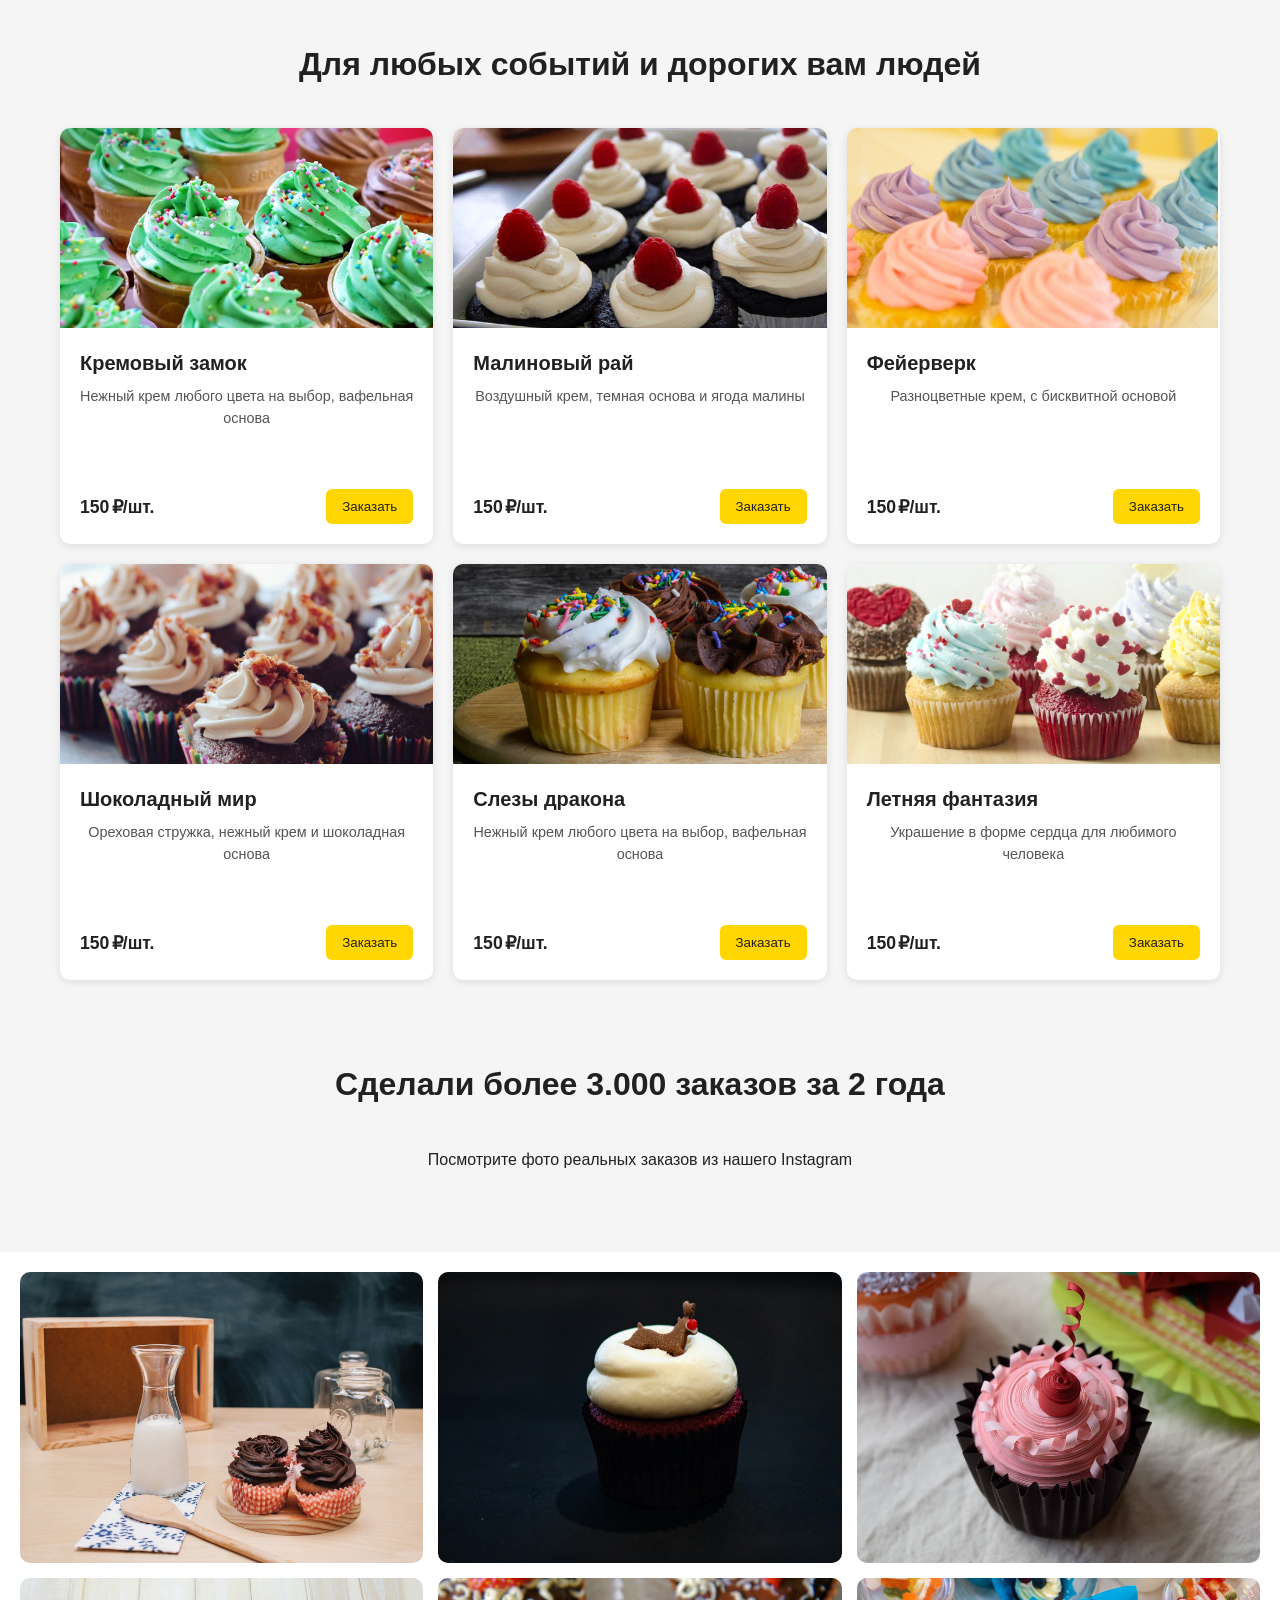
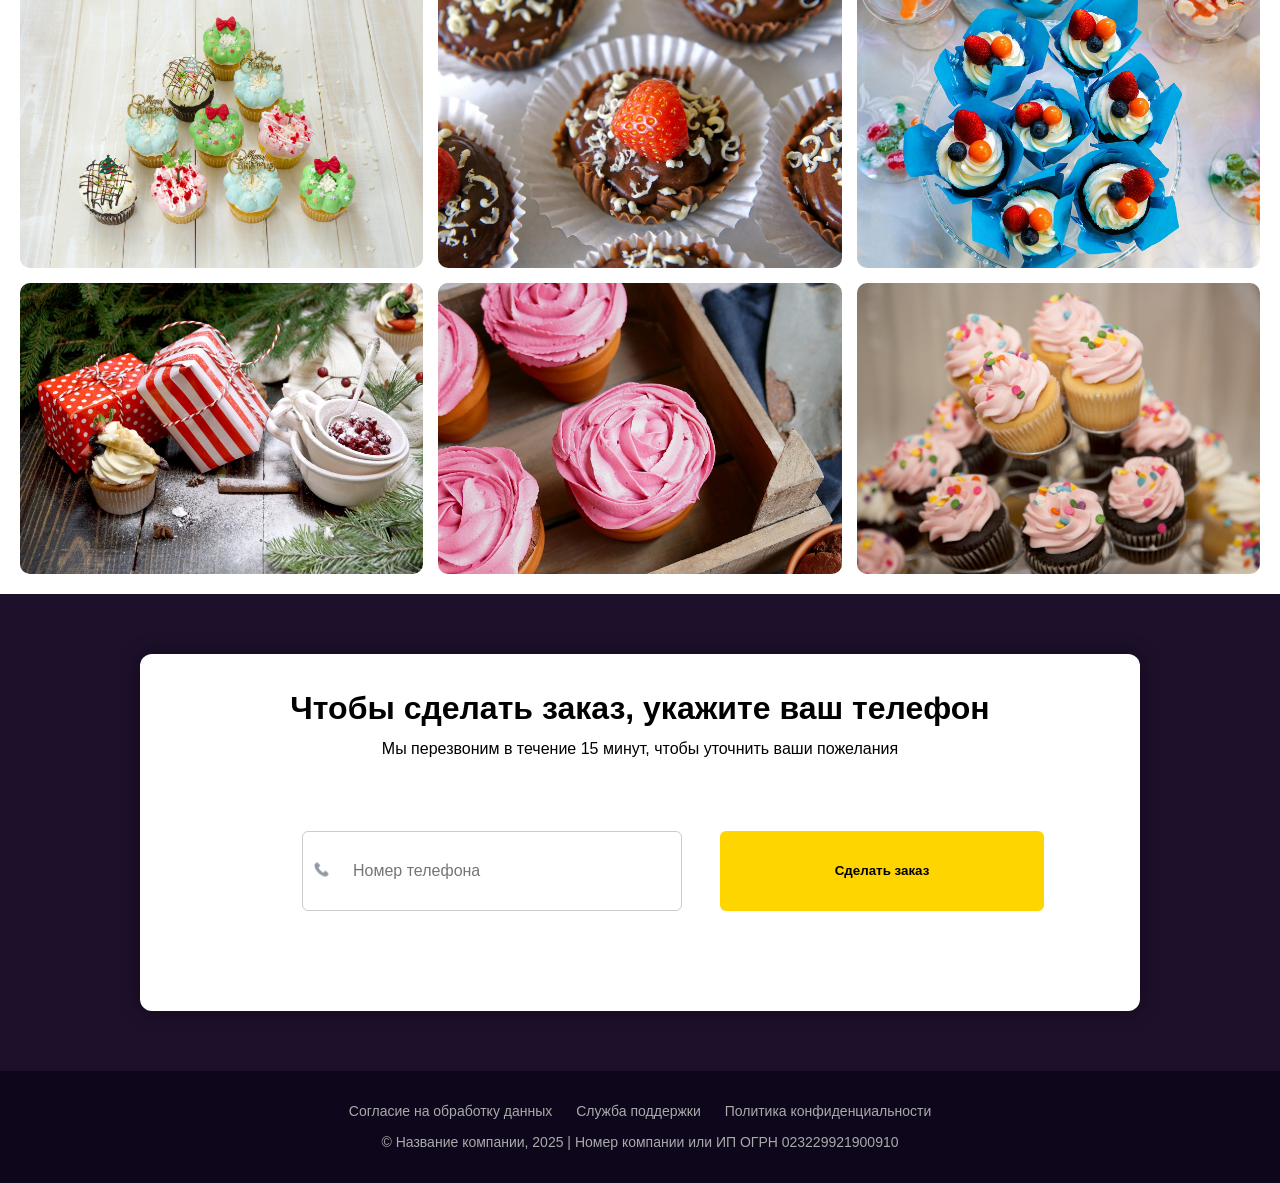
<file: ДЗ-1/index.html>
<!DOCTYPE html>
<head>
  <meta charset="UTF-8" />
  <meta name="viewport" content="width=device-width, initial-scale=1.0"/>
  <link rel="stylesheet" type="text/css" href="style.css" />
  <title>Для любых событий и дорогих вам людей</title>

</head>
<body>

  <div class="wrapper">
    <h1>Для любых событий и дорогих вам людей</h1>
    <div class="cards">

      <!-- Карточка 1 -->
      <div class="card">
        <img src="images/cream_castle.jpg" alt="Кремовый замок">
        <div class="card-content">
          <div class="info">
            <h3>Кремовый замок</h3>
            <p>Нежный крем любого цвета на выбор, вафельная основа</p>
          </div>
          <div class="card-footer">
            <span class="price">150 ₽/шт.</span>
            <button class="btn">Заказать</button>
          </div>
        </div>
      </div>

      <div class="card">
        <img src="images/4.jpg" alt="Малиновый рай">
        <div class="card-content">
          <div class="info">
            <h3>Малиновый рай</h3>
            <p>Воздушный крем, темная основа и ягода малины</p>
          </div>
          <div class="card-footer">
            <span class="price">150 ₽/шт.</span>
            <button class="btn">Заказать</button>
          </div>
        </div>
      </div>

      <div class="card">
        <img src="images/5.jpg" alt="Фейерверк">
        <div class="card-content">
          <div class="info">
            <h3>Фейерверк</h3>
            <p>Разноцветные крем, с бисквитной основой</p>
          </div>
          <div class="card-footer">
            <span class="price">150 ₽/шт.</span>
            <button class="btn">Заказать</button>
          </div>
        </div>
      </div>

      <div class="card">
        <img src="images/2.jpg" alt="Шоколадный мир">
        <div class="card-content">
          <div class="info">
            <h3>Шоколадный мир</h3>
            <p>Ореховая стружка, нежный крем и шоколадная основа</p>
          </div>
          <div class="card-footer">
            <span class="price">150 ₽/шт.</span>
            <button class="btn">Заказать</button>
          </div>
        </div>
      </div>


      <div class="card">
        <img src="images/3.jpg" alt="Слезы дракона">
        
        <div class="card-content">
          <div class="info">
            <h3>Слезы дракона</h3>
            <p>Нежный крем любого цвета на выбор, вафельная основа</p>
          </div>
          <div class="card-footer">
            <span class="price">150 ₽/шт.</span>
            <button class="btn">Заказать</button>
          </div>
        </div>
      </div>


      <div class="card">
        <img src="images/1.jpg" alt="Летняя фантазия">
        <div class="card-content">
          <div class="info">
            <h3>Летняя фантазия</h3>
            <p>Украшение в форме сердца для любимого человека</p>
          </div>
          <div class="card-footer">
            <span class="price">150 ₽/шт.</span>
            <button class="btn">Заказать</button>
          </div>
        </div>
      </div>



    </div>
  </div>
  <div class="wrapper">
    <h1>Сделали более 3.000 заказов за 2 года</h1>
    <p>Посмотрите фото реальных заказов из нашего Instagram</p>
  </div>
  </header>
  <section class="gallery">
    <div class="gallery-grid">
      <img src="images/gallery/1.jpg" alt="Капкейки 1">
      <img src="images/gallery/2.jpg" alt="Капкейки 2">
      <img src="images/gallery/3.jpg" alt="Капкейки 3">
      <img src="images/gallery/4.jpg" alt="Капкейки 4">
      <img src="images/gallery/5.jpg" alt="Капкейки 5">
      <img src="images/gallery/6.jpg" alt="Капкейки 6">
      <img src="images/gallery/7.jpg" alt="Капкейки 7">
      <img src="images/gallery/8.jpg" alt="Капкейки 8">
      <img src="images/gallery/9.jpg" alt="Капкейки 9">
    </div>
  </section>

  <section class="order">
    <div class="order-box">
      <h2 >Чтобы сделать заказ, укажите ваш телефон</h2>
      <p>Мы перезвоним в течение 15 минут, чтобы уточнить ваши пожелания</p>
      <form>
        <div class="input-with-icon">
          <span class="icon"><img src="images/Vector.png" alt=""></span>
          <input type="tel" placeholder="Номер телефона" required>
        </div>
        <button type="submit">Сделать заказ</button>
        
      </form>
    </div>
  </section>

  <footer class="site-footer">
    <div class="footer-links">
      <a href="#">Согласие на обработку данных</a>
      <a href="#">Служба поддержки</a>
      <a href="#">Политика конфиденциальности</a>
    </div>
    <p>© Название компании, 2025 | Номер компании или ИП ОГРН 023229921900910</p>
  </footer>
  

</body>
</html>
</file>
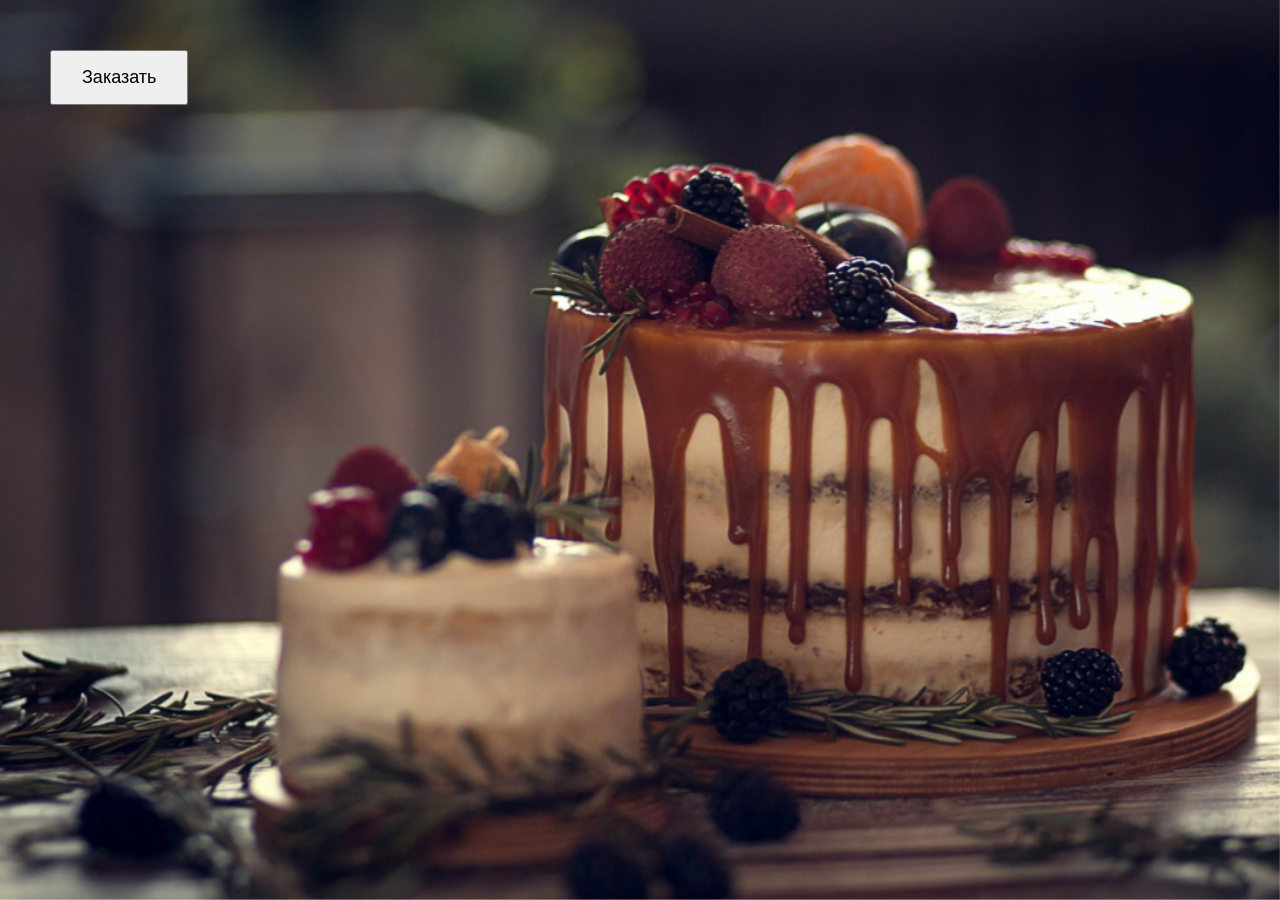
<file: Дз2 торты/index.html>
<!DOCTYPE html>
<html lang="ru">
<head>
  <meta charset="UTF-8">
  <title>Торты на заказ</title>
  <link rel="stylesheet" href="styles.css">
</head>
<body>
  <main>
    <button class="order-btn">Заказать</button>
  <div class="cake-card">
    <img src="tort.jpg" class="fullscreen-img">
  </div>
  </main>

  <div class="modal-overlay hidden">
    <div class="modal">
      <button class="close-btn">&times;</button>
      <h2><strong>Чтобы сделать заказ, расскажите нам о себе</strong></h2>
      <p>Мы перезвоним Вам в удобное время, чтобы уточнить ваши пожелания</p>

      <form id="orderForm">
        <div class="form-grid">
          <input type="text" placeholder="Имя" name="name" required>
          <input type="tel" placeholder="Телефон" name="phone" required>
          <input type="email" placeholder="Email" name="email">
          <input type="text" placeholder="Удобное время" name="time">
        </div>

        <label class="checkbox">
          <input type="checkbox" id="consent"> Согласен с обработкой персональных данных
        </label>

        <button type="submit" class="submit-btn" disabled>Сделать заказ</button>
      </form>
    </div>
  </div>

  <script src="script.js"></script>
</body>
</html>
</file>
<file: ДЗ-1/style.css>
body {
    font-family: Arial, sans-serif;
    background-color: #f5f5f5;
    color: #212121;
    line-height: 1.5;
  }

    * {
    box-sizing: border-box;
    margin: 0;
    padding: 0;
  }

  .header {
    text-align: center;
    padding: 50px 20px;
    background: #fff;
    color: #000;
  }
  
  .gallery {
    text-align: center;
    background: #fff;
    padding: 20px;
    
  }
  /* .gallery .gallery-grid{
   
    max-width: 1200px;
    align-items: center;


  } */

  .gallery-grid {
   
    display: grid;
    grid-template-columns: repeat(auto-fit, minmax(400px, 1fr));
    gap: 15px;
  }
  
  .gallery-grid img {
    width: 100%;
    height: auto;
    border-radius: 10px;
  }
  
  .order {
    background: #1d102b;
    padding: 60px 20px;
    
    text-align: center;
    position: relative;
  }
  
  .order-box {
    
    max-width: 1000px;
    max-height: 394px;
    margin: 0 auto;
    background: #fff;
    color: #000;
    padding: 30px;
    border-radius: 12px;
    box-shadow: 0 0 20px rgba(0,0,0,0.4);
    bottom: 70px;
  }
  .order-box form{
    max-width: 780px;
    display: flex;
    margin: 70px 0 70px 0;
    margin-left: 10%;
    max-height: 127px;
  }
  
  .order-box input {
    height: 80px;
    width: 380px;
    padding: 12px;

    border: 1p  x solid #ccc;
    border-radius: 6px;
    padding-right: 20px;
    bottom: 70px;

  }
  .order .order-box h2{
    font-size: 2em;
    margin-bottom: 5px;

  }
  .order-box button {
    height: 80px;
    width: 380px;
    padding: 12px 20px;
    background-color: #ffd500;
    border: none;
    border-radius: 6px;
    font-weight: bold;
    cursor: pointer;
  }

  .input-with-icon {
    position: relative;
    display: inline-block;
    width: 70%;
  }
  
  .input-with-icon .icon {
    position: absolute;
    top: 50%;
    left: 50px;
    transform: translateY(-50%);
    font-size: 18px;
    color: #555;
  }
  
  .input-with-icon input {
   
    padding: 12px 12px 12px 50px; /* добавляем отступ слева */
    border: 1px solid #ccc;
    border-radius: 6px;
    font-size: 16px;
  }
  
  
  .footer {
    text-align: center;
    padding: 20px;
    background: #0e061a;
    font-size: 14px;
  }

  /* Сброс отступов и шрифты */


  /* Контейнер и заголовок */
  .wrapper {
    max-width: 1200px;
    margin: 0 auto;
    padding: 40px 20px;
  }
  .wrapper h1 {
    text-align: center;
    font-size: 2rem;
    margin-bottom: 40px;
  }
  /* Сетка карточек */
  .cards {
    display: grid;
    grid-template-columns: repeat(auto-fill, minmax(280px, 1fr));
    gap: 20px;
  }
  /* Оформление одной карточки */
  .card {
    background-color: #ffffff;
    border-radius: 10px;
    box-shadow: 0 2px 8px rgba(0,0,0,0.1);
    overflow: hidden;
    display: flex;
    flex-direction: column;
  }
  .card img {
    width: 100%;
    height: 200px;
    object-fit: cover;
  }
  .card-content {
    padding: 20px;
    flex: 1;
    display: flex;
    flex-direction: column;
    justify-content: space-between;
  }
  .card-content .info {
    margin-bottom: 20px;
  }
  .card-content h3 {
    font-size: 1.25rem;
    margin-bottom: 8px;
  }
  .card-content p {
    font-size: 0.9rem;
    color: #555;
  }
  .card-footer {
    display: flex;
    align-items: center;
    justify-content: space-between;
  }
  .price {
    font-size: 1.1rem;
    font-weight: bold;
  }
  .btn {
    background-color: #FFD600;
    color: #212121;
    border: none;
    padding: 10px 16px;
    border-radius: 6px;
    cursor: pointer;
    transition: background-color 0.2s;
  }
  .btn:hover {
    background-color: #FFCA28;
  }
  @media (max-width: 600px) {
    .card img {
      height: 150px;
    }
  }
  .gallery_h{
    text-align: center;

  }

  .wrapper p{
    text-align: center;
    margin-bottom: 40px;
  }

  .site-footer {
    background-color: #0e061a;
    color: #aaa;
    text-align: center;
    padding: 30px 20px;
    font-size: 14px;
  }
  
  .footer-links {
    margin-bottom: 10px;
  }
  
  .footer-links a {
    color: #aaa;
    margin: 0 10px;
    text-decoration: none;
    transition: color 0.3s ease;
  }
  
  .footer-links a:hover {
    color: #fff;
  }
</file>
<file: Дз2 торты/styles.css>
body {
  font-family: sans-serif;
  margin: 0;
}

.order-btn {
  margin: 50px;
  padding: 15px 30px;
  font-size: 18px;
  cursor: pointer;
  transition: all 0.2s ease;
}

.order-btn:hover {
  transform: scale(1.03);
  background-color: #2e363e;
  color: white;
  cursor: pointer;
}

.modal-overlay {
  position: fixed;
  top: 0;
  left: 0;
  width: 100%;
  height: 100%;
  background-color: rgba(0,0,0,0.5);
  display: flex;
  align-items: center;
  justify-content: center;
}

.modal {
  background-color: white;
  padding: 20px;
  border-radius: 8px;
  width: 50%;
  min-width: 300px;
  max-width: 600px;
  position: relative;
}

.hidden {
  display: none;
}

.close-btn {
  position: absolute;
  top: 10px;
  right: 10px;
  width: 20px;
  height: 20px;
  background: none;
  border: none;
  font-size: 20px;
  cursor: pointer;
}

.form-grid {
  display: grid;
  grid-template-columns: 1fr 1fr;
  gap: 20px;
  margin-top: 20px;
}

input[type="text"], input[type="email"], input[type="tel"] {
  padding: 10px;
  font-size: 14px;
  width: 100%;
  box-sizing: border-box;
}

.checkbox {
  margin-top: 20px;
  display: block;
}

.submit-btn {
  margin-top: 20px;
  padding: 10px;
  width: 100%;
  font-size: 16px;
  background-color: #ccc;
  border: none;
  cursor: not-allowed;
}

.submit-btn:enabled {
  background-color: #2e363e;
  color: white;
  cursor: pointer;
}


.fullscreen-img {
  width: 100vw;
  height: 100vh;
  object-fit: cover;
  position: fixed;
  top: 0;
  left: 0;
  z-index: -1;
}
</file>
